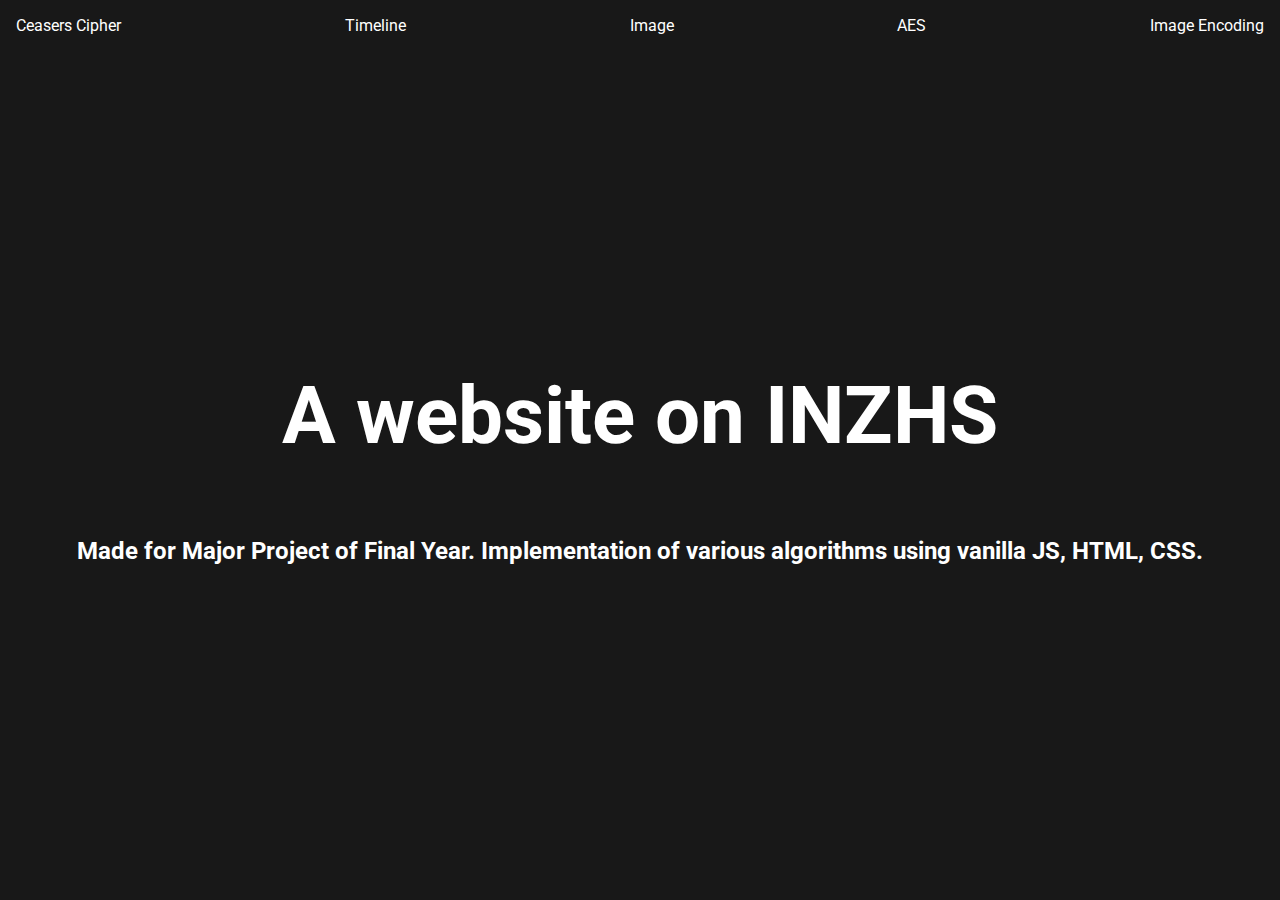
<file: index.html>
<!DOCTYPE html>
<html>

<head>
    <title>A website on Cryptography</title>
    <link rel="stylesheet" href="./CSS/index.css">
    <script src="./JS/script.js"></script>
</head>

<body onload="typeWriter()">
    <header>
        <nav style="font-size: 1rem;">
            <a href="./HTML/caeser.html">Ceasers Cipher</a>
            <a href="./HTML/timeline.html">Timeline</a>
            <a href="./HTML/ImageAES.html">Image</a>
            <a href="./HTML/AES.html">AES</a>
            <a href="./HTML/steno.html">Image Encoding</a>
        </nav>
    </header>
    <section class="hero">
        <h1 class="title" >
            A website on <span id="shown"></span><span id="hidden">Cryptography</span>
        </h1>
        
        <h2>Made for Major Project of Final Year. Implementation of various algorithms using vanilla JS, HTML, CSS.</h2>
    </section>
</body>

</html>
</file>
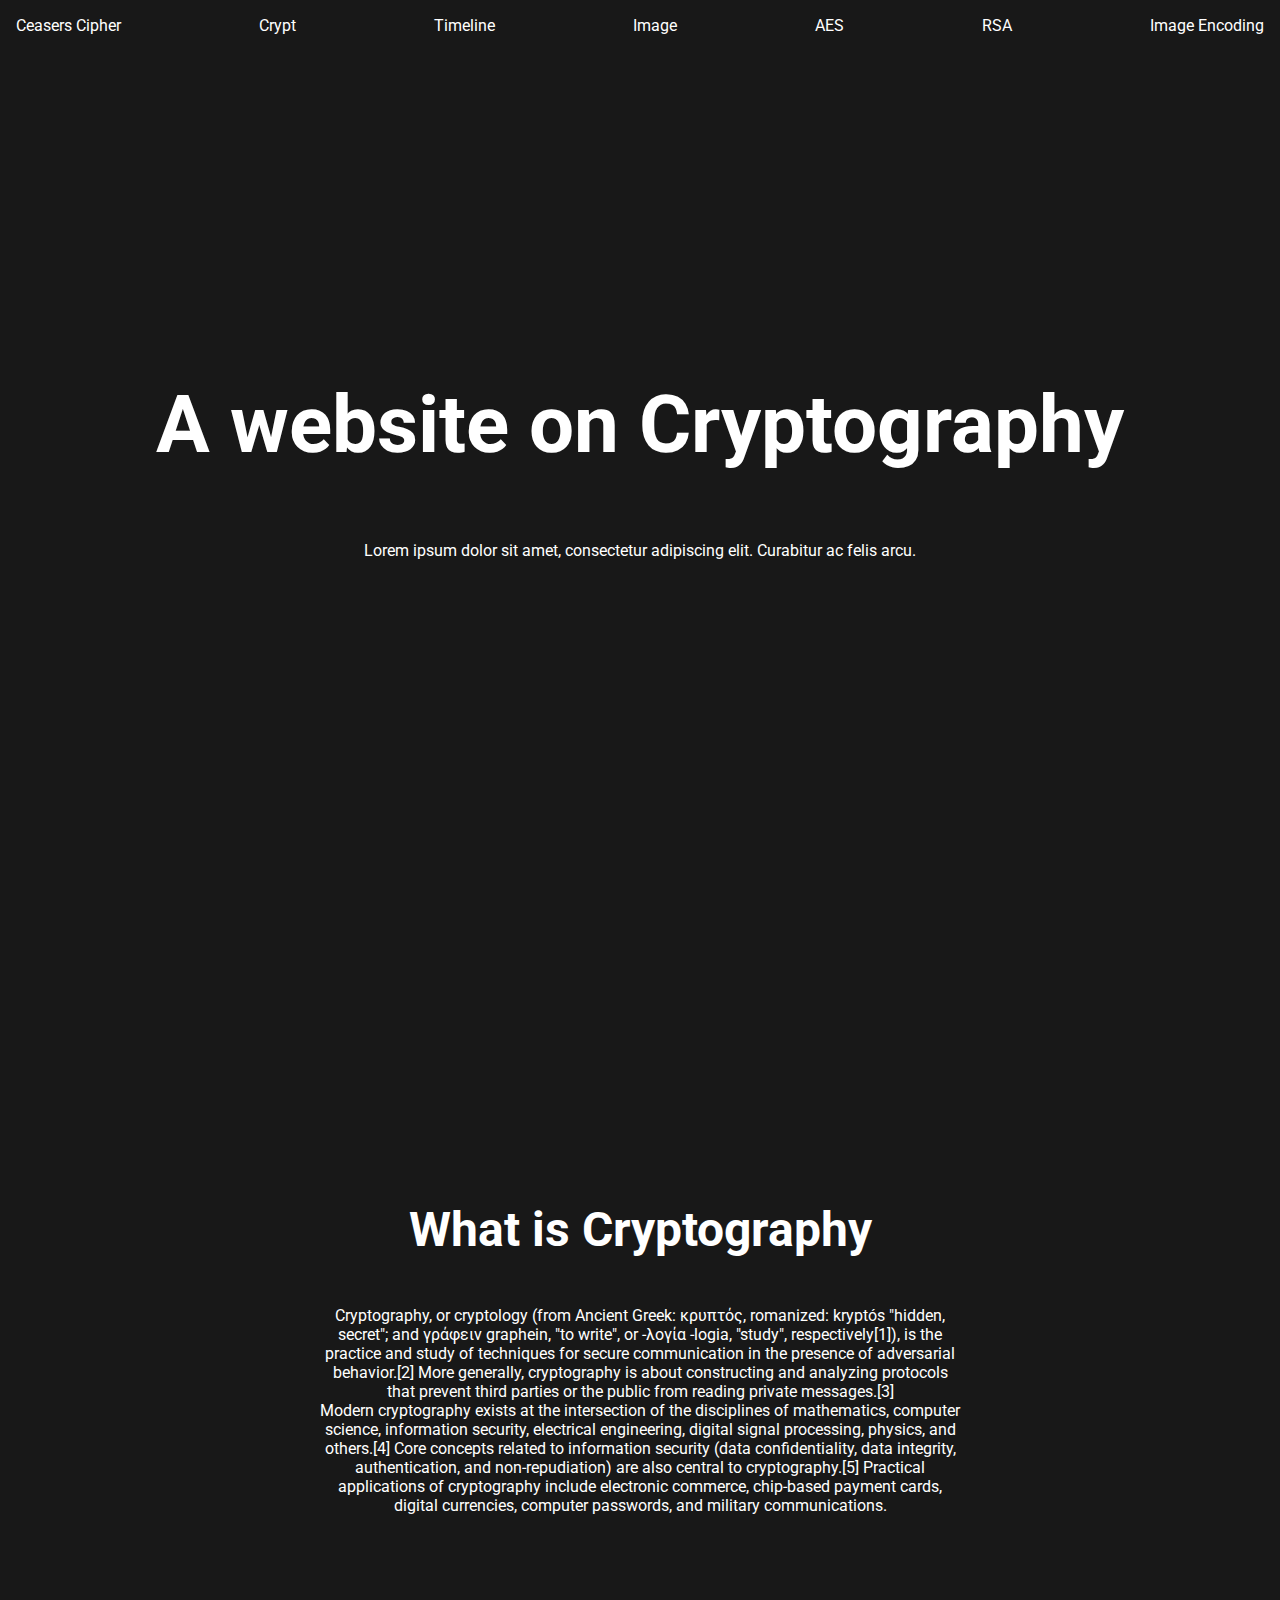
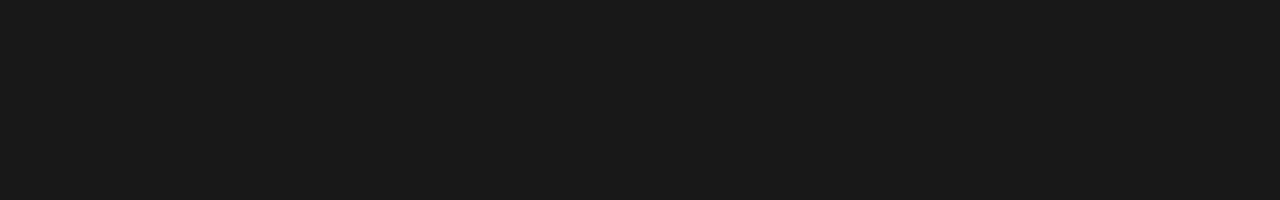
<file: HTML/index.html>
<!DOCTYPE html>

<head>
    <title>A website on Cryptography</title>
    <link rel="stylesheet" href="../CSS/index.css">
    <script src="../JS/script.js"></script>
</head>

<body>
    <header>
        <nav>
            <a href="./caeser.html">Ceasers Cipher</a>
            <div>
                <a href="index.html">Crypt</a>
            </div>
            <a href="./timeline.html">Timeline</a>
            <a href="./Image_ENC_DEC.html">Image</a>
            <a href="./AES.html">AES</a>
            <a href="./RSA.html">RSA</a>
            <a href="./Image.html">Image Encoding</a>
        </nav>
    </header>
    <section id="crypt" class="hero">
        <h1 id="hero" style="font-size: 5rem;">A website on <span id="a"></span><span id="b">Cryptography</span></h1>
        <p>Lorem ipsum dolor sit amet, consectetur adipiscing elit. Curabitur ac felis arcu.</p>
    </section>

    <section id="what-is-cryptography" class="hero">
        <h1 style="font-size: 3rem;">What is Cryptography</h1>
        <div style="padding-inline: 25%;">
            <p>Cryptography, or cryptology (from Ancient Greek: κρυπτός, romanized: kryptós "hidden, secret"; and
                γράφειν
                graphein, "to write", or -λογία -logia, "study", respectively[1]), is the practice and study of
                techniques
                for secure communication in the presence of adversarial behavior.[2] More generally, cryptography is
                about
                constructing and analyzing protocols that prevent third parties or the public from reading private
                messages.[3] 
                <br>
                Modern cryptography exists at the intersection of the disciplines of mathematics, computer
                science, information security, electrical engineering, digital signal processing, physics, and
                others.[4]
                Core concepts related to information security (data confidentiality, data integrity, authentication, and
                non-repudiation) are also central to cryptography.[5] Practical applications of cryptography include
                electronic commerce, chip-based payment cards, digital currencies, computer passwords, and military
                communications.</p>
        </div>
    </section>
    <body onload="javascript:typeWriter()">
</body>

</html>
</file>
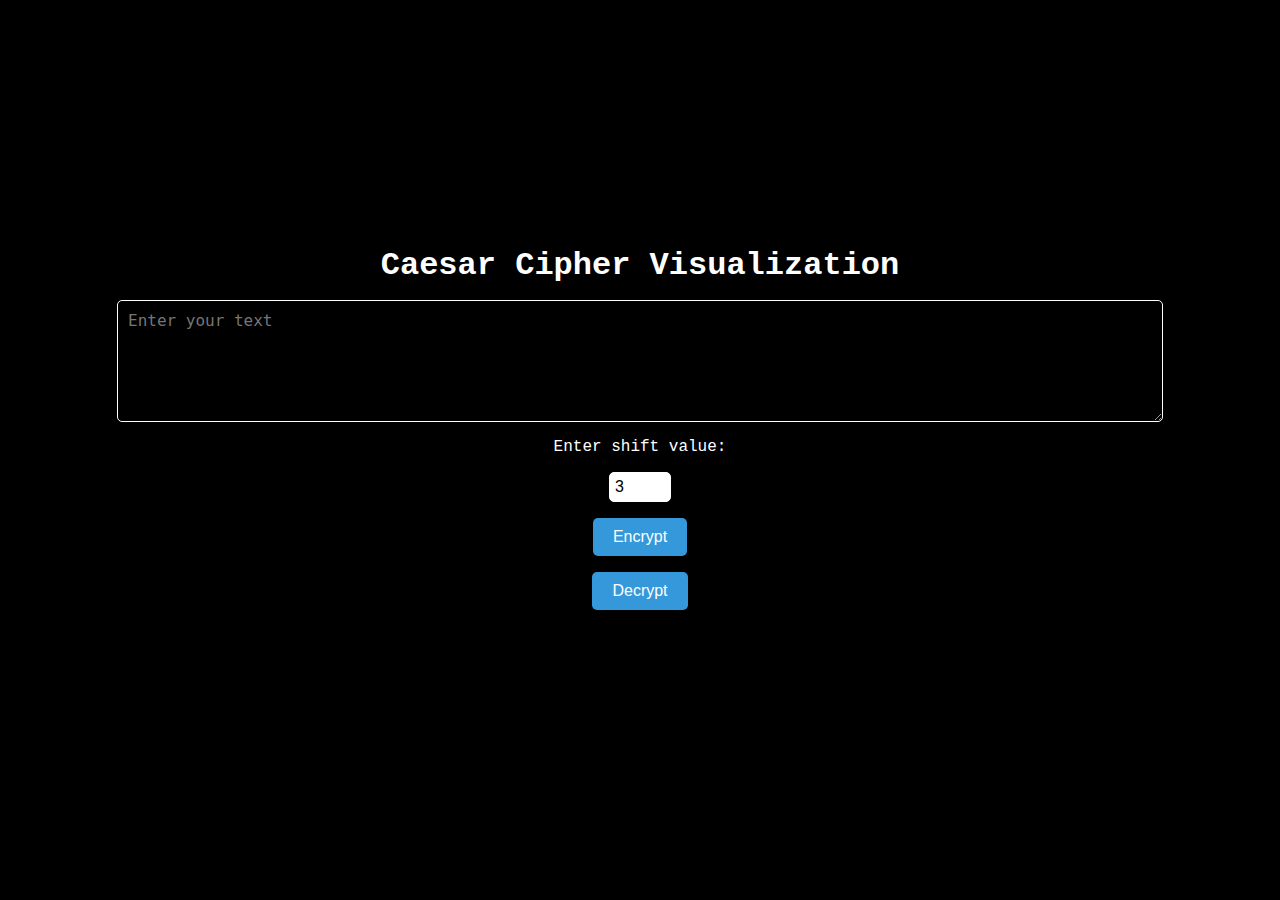
<file: caeser.html>
<!DOCTYPE html>
<html lang="en">

<head>
    <meta charset="UTF-8">
    <meta name="viewport" content="width=device-width, initial-scale=1.0">
    <title>Caesar Cipher Visualization</title>
    <link rel="stylesheet" href="caesar.css">
</head>

<body>
    <h1>Caesar Cipher Visualization</h1>

    <textarea id="inputText" placeholder="Enter your text"></textarea>

    <label for="shift">Enter shift value:</label>
    <input type="number" id="shift" min="1" value="3">

    <button onclick="animateCipher()">Encrypt</button>
    <button onclick="animateDecipher()">Decrypt</button>

    <p id="outputText"></p>

    <div class="visualization" id="visualization"></div>

    <script src="caesar.js"></script>
</body>

</html>
</file>
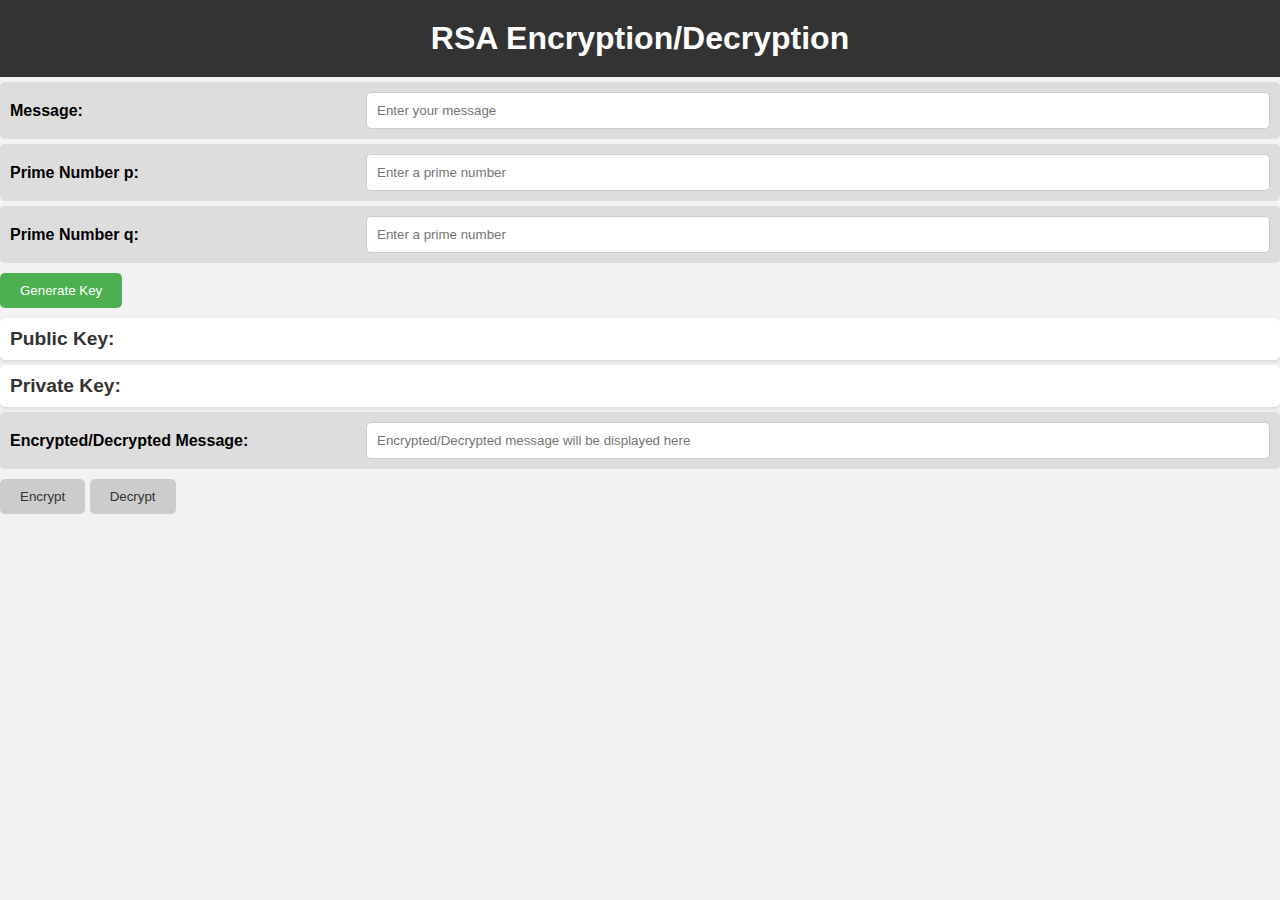
<file: RSA.html>
<!DOCTYPE html>
<html lang="en">

<head>
  <meta charset="UTF-8">
  <meta name="viewport" content="width=device-width, initial-scale=1.0">

  <title>RSA Encryption/Decryption</title>


  <style>
    body {
      font-family: Arial, sans-serif;
      background-color: #f2f2f2;
      margin: 0;
      padding: 0;
    }

    h1 {
      background-color: #333;
      color: #fff;
      margin: 0;
      padding: 20px;
      text-align: center;
    }

    .input-container {
      display: flex;
      align-items: center;
      justify-content: space-between;
      padding: 10px;
      background-color: #ddd;
      margin: 5px 0;
      border-radius: 5px;
    }

    .input-container label {
      flex-basis: 25%;
      font-size: 1rem;
      font-weight: bold;
    }

    .input-container input[type="text"],
    .input-container input[type="number"] {
      flex-basis: 70%;
      padding: 10px;
      border: 1px solid #ccc;
      border-radius: 5px;
    }

    #genpk {
      flex-basis: 70%;
      padding: 10px;
      border: 1px solid #ccc;
      border-radius: 5px;
    }

    #generate-key {
      background-color: #4CAF50;
      color: #fff;
      padding: 10px 20px;
      border: none;
      border-radius: 5px;
      cursor: pointer;
      margin: 5px 5px 5px 0;
    }

    .key-container {
      flex-basis: 70%;
      background-color: #fff;
      padding: 10px;
      border-radius: 5px;
      margin-top: 5px;
      box-shadow: 0 2px 4px rgba(0, 0, 0, 0.1);
    }

    .key-container h2 {
      margin: 0;
      font-size: 1.2rem;
      font-weight: bold;
      color: #333;
    }

    #encrypt,
    #decrypt {
      background-color: #000;
      color: #fff;
      padding: 10px 20px;
      border: none;
      border-radius: 5px;
      cursor: pointer;
      margin: 5px 0;
    }

    #encrypt,
    #decrypt {
      background-color: #ccc;
      color: #333;

    }
  </style>
</head>

<body>
  <h1>RSA Encryption/Decryption</h1>
  <div class="input-container">
    <label for="message">Message:</label>
    <input type="text" id="message" placeholder="Enter your message" />
  </div>
  <div class="input-container">
    <label for="p">Prime Number p:</label>
    <input type="number" id="p" placeholder="Enter a prime number" />
  </div>
  <div class="input-container">
    <label for="q">Prime Number q:</label>
    <input type="number" id="q" placeholder="Enter a prime number" />
  </div>
  <button id="generate-key" onclick="ppk()">Generate Key</button>
  <div id="public-key" class="key-container">
    <h2>Public Key:</h2>

  </div>
  <div id="private-key" class="key-container">
    <h2>Private Key:</h2>
  </div>


  <div class="input-container">
    <label for="answer-key">Encrypted/Decrypted Message:</label>
    <input type="text" id="answer-key" placeholder="Encrypted/Decrypted message will be displayed here" readonly />
  </div>
  <button id="encrypt" onclick="encryptMessage()">Encrypt</button>
  <button id="decrypt" onclick="decryptMessage()">Decrypt</button>


  <script>
    let n, e, d;

    function ppk() {
      function gcd(a, h) {
        let temp;
        while (1) {
          temp = a % h;
          if (temp == 0) return h;
          a = h;
          h = temp;
        }
      }

      let p = parseInt(document.getElementById("p").value);
      let q = parseInt(document.getElementById("q").value);
      let n = p * q;
      let e = 3; // Use a fixed value for simplicity, but in real applications, e should be chosen properly
      let phi = (p - 1) * (q - 1);
      while (e < phi) {
        if (gcd(e, phi) == 1) break;
        else e++;
      }
      let k = 2;
      let d = (1 + (k * phi)) / e;

      document.getElementById("public-key").innerHTML = `<h2>Public Key: (n= ${n}, e= ${e})</h2>`;
      document.getElementById("private-key").innerHTML = `<h2>Private Key: (${d})</h2>`;
    }

    function letterToNumber(letter) {
      return letter.charCodeAt(0) - 65 + 1;
    }

    function numberToLetter(number) {
      return String.fromCharCode(number + 65 - 1);
    }


    function encryptMessage() {
      let msg = document.getElementById("message").value.toUpperCase();
      let numMsg = "";
      let substring = msg.split('');
      for (let i = 0; i < substring.length; i++) {
        let num = letterToNumber(substring[i]);
        numMsg += num;
      }
      let encryptedNum = Math.pow(parseInt(numMsg), e) % n; // Encrypt
      document.getElementById("answer-key").value = encryptedNum;
    }

    function decryptMessage() {
      let encryptedNum = BigInt(document.getElementById("answer-key").value);
      let dec = modPow(encryptedNum, BigInt(d), BigInt(n)); // Perform modular exponentiation
      let decryptedMsg = "";
      while (dec > 0) {
        let num = dec % 100;
        if (num !== 0) { // Skip if the number is 0 (padding)
          decryptedMsg = numberToLetter(num) + decryptedMsg;
        }
        dec = Math.floor(dec / 100);
      }
      document.getElementById("answer-key").value = decryptedMsg; // Show decrypted message
    }

    function modPow(base, exponent, modulus) {
      if (modulus === 1n) return 0n;
      let result = 1n;
      base = base % modulus;
      while (exponent > 0n) {
        if (exponent % 2n === 1n) {
          result = (result * base) % modulus;
        }
        exponent = exponent >> 1n;
        base = (base * base) % modulus;
      }
      return result;
    }



  </script>

</body>

</html>
</file>
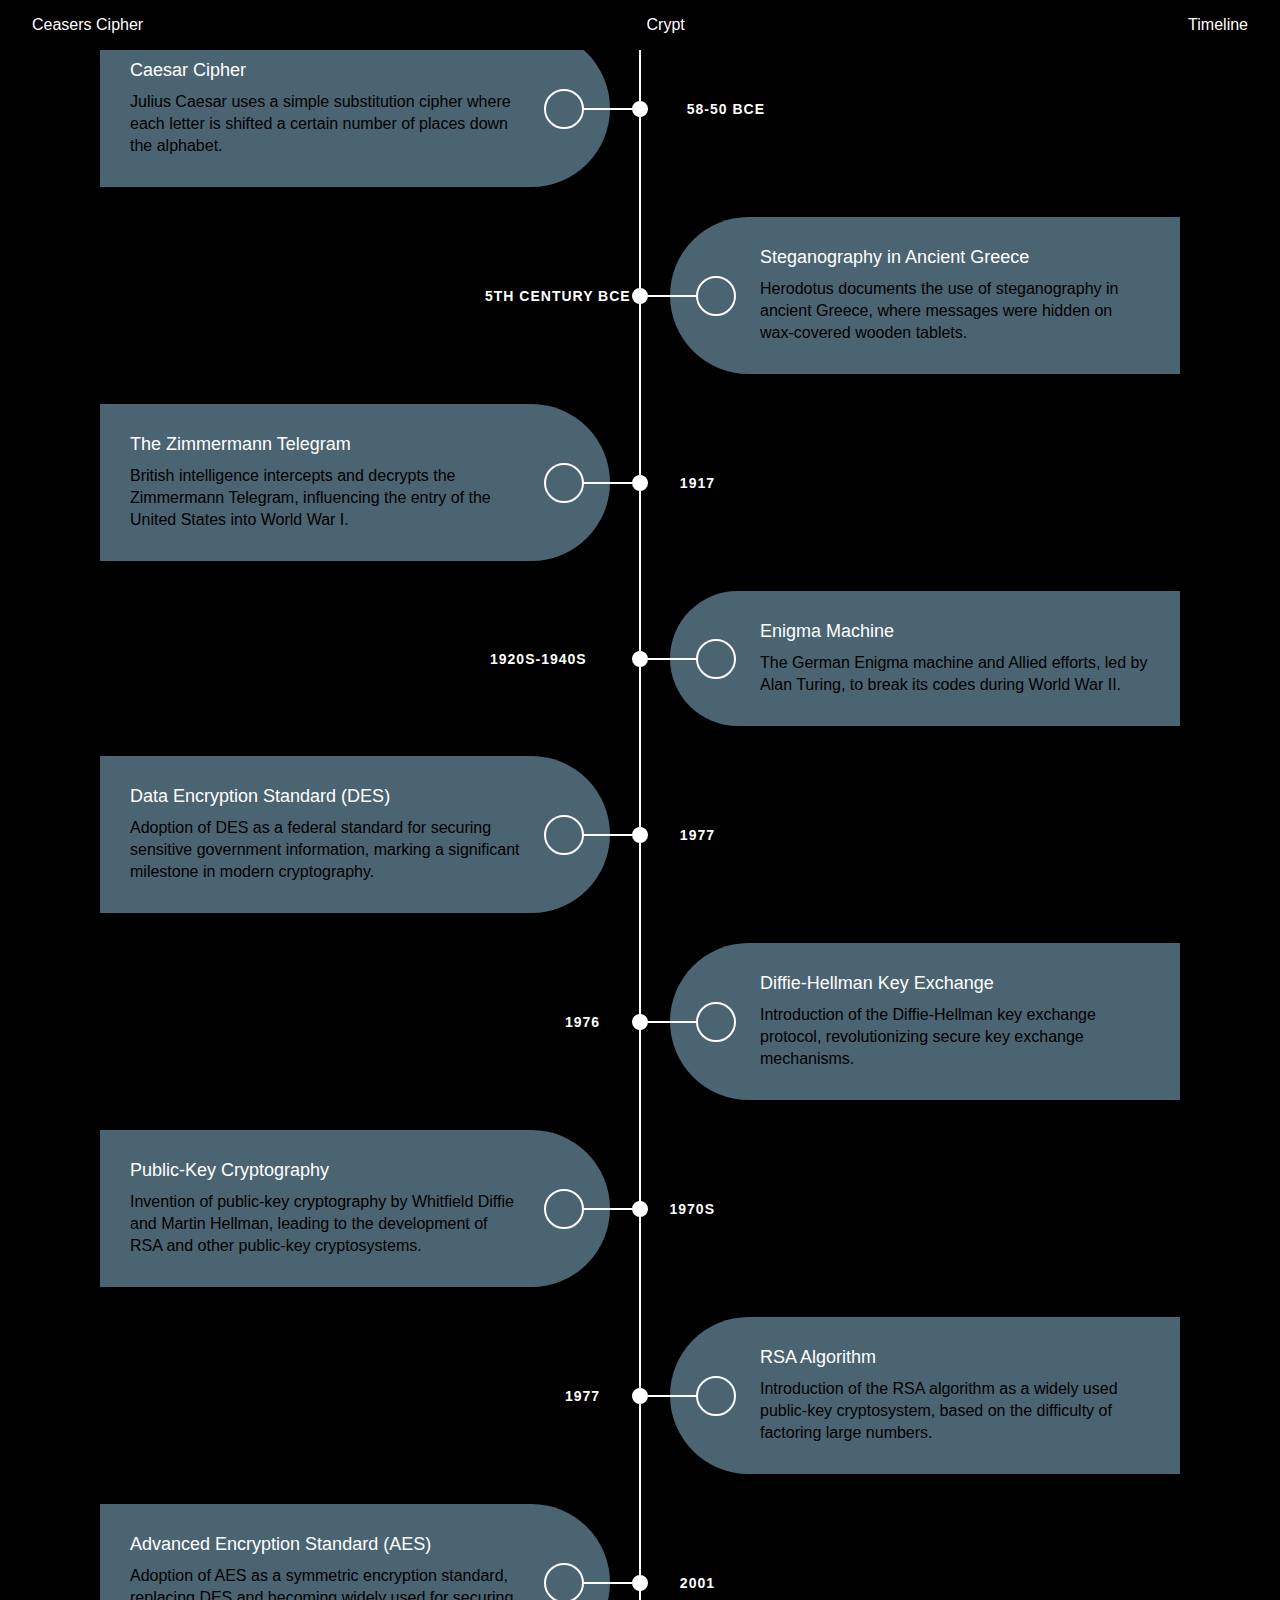
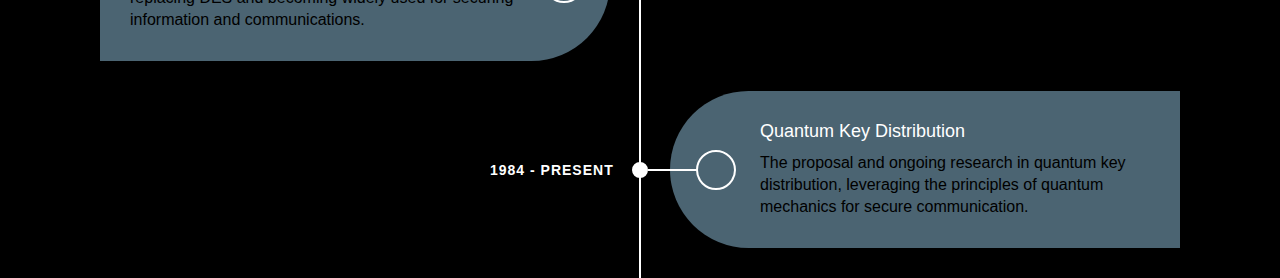
<file: timeline.html>
<!DOCTYPE html>
<html lang="en">

<head>
    <title>A website on Cryptography</title>
    <link rel="stylesheet" href="timeline.css">
    <script src="script.js"></script>
    <style>
        @import url('https://fonts.googleapis.com/css2?family=Jost:wght@200;300;400&display=swap');
    </style>
</head>

<body>
    <header>
        <nav>
            <a href="./caeser.html">Ceasers Cipher</a>
            <div>
                <a href="./index.html">Crypt</a>
            </div>
            <a href="./timeline.html">Timeline</a>
        </nav>
    </header>

    <div class="timeline">
        <div class="container left">
            <div class="date" style="right: -125px">58-50 BCE</div>
            <i class="icon fa fa-scroll"></i>
            <div class="content">
                <h2>Caesar Cipher</h2>
                <p>
                    Julius Caesar uses a simple substitution cipher where each letter is shifted a certain number of places down the alphabet.
                </p>
            </div>
        </div>
        <div class="container right">
            <div class="date" style="left: -155px">5th Century BCE</div>
            <i class="icon fa fa-eye"></i>
            <div class="content">
                <h2>Steganography in Ancient Greece</h2>
                <p>
                    Herodotus documents the use of steganography in ancient Greece, where messages were hidden on wax-covered wooden tablets.
                </p>
            </div>
        </div>
        <div class="container left">
            <div class="date">1917</div>
            <i class="icon fa fa-code"></i>
            <div class="content">
                <h2>The Zimmermann Telegram</h2>
                <p>
                    British intelligence intercepts and decrypts the Zimmermann Telegram, influencing the entry of the United States into World War I.
                </p>
            </div>
        </div>
        <div class="container right">
            <div class="date" style="left: -150px">1920s-1940s</div>
            <i class="icon fa fa-cogs"></i>
            <div class="content">
                <h2>Enigma Machine</h2>
                <p>
                    The German Enigma machine and Allied efforts, led by Alan Turing, to break its codes during World War II.
                </p>
            </div>
        </div>
        <div class="container left">
            <div class="date">1977</div>
            <i class="icon fa fa-lock"></i>
            <div class="content">
                <h2>Data Encryption Standard (DES)</h2>
                <p>
                    Adoption of DES as a federal standard for securing sensitive government information, marking a significant milestone in modern cryptography.
                </p>
            </div>
        </div>
        <div class="container right">
            <div class="date">1976</div>
            <i class="icon fa fa-exchange"></i>
            <div class="content">
                <h2>Diffie-Hellman Key Exchange</h2>
                <p>
                    Introduction of the Diffie-Hellman key exchange protocol, revolutionizing secure key exchange mechanisms.
                </p>
            </div>
        </div>
        <div class="container left">
            <div class="date">1970s</div>
            <i class="icon fa fa-key"></i>
            <div class="content">
                <h2>Public-Key Cryptography</h2>
                <p>
                    Invention of public-key cryptography by Whitfield Diffie and Martin Hellman, leading to the development of RSA and other public-key cryptosystems.
                </p>
            </div>
        </div>
        <div class="container right">
            <div class="date">1977</div>
            <i class="icon fa fa-lock-open"></i>
            <div class="content">
                <h2>RSA Algorithm</h2>
                <p>
                    Introduction of the RSA algorithm as a widely used public-key cryptosystem, based on the difficulty of factoring large numbers.
                </p>
            </div>
        </div>
        <div class="container left">
            <div class="date">2001</div>
            <i class="icon fa fa-shield"></i>
            <div class="content">
                <h2>Advanced Encryption Standard (AES)</h2>
                <p>
                    Adoption of AES as a symmetric encryption standard, replacing DES and becoming widely used for securing information and communications.
                </p>
            </div>
        </div>
        <div class="container right">
            <div class="date" style="left: -150px">1984 - Present</div>
            <i class="icon fa fa-atom"></i>
            <div class="content">
                <h2>Quantum Key Distribution</h2>
                <p>
                    The proposal and ongoing research in quantum key distribution, leveraging the principles of quantum mechanics for secure communication.
                </p>
            </div>
        </div>
    </div>
</body>

</html>
</file>
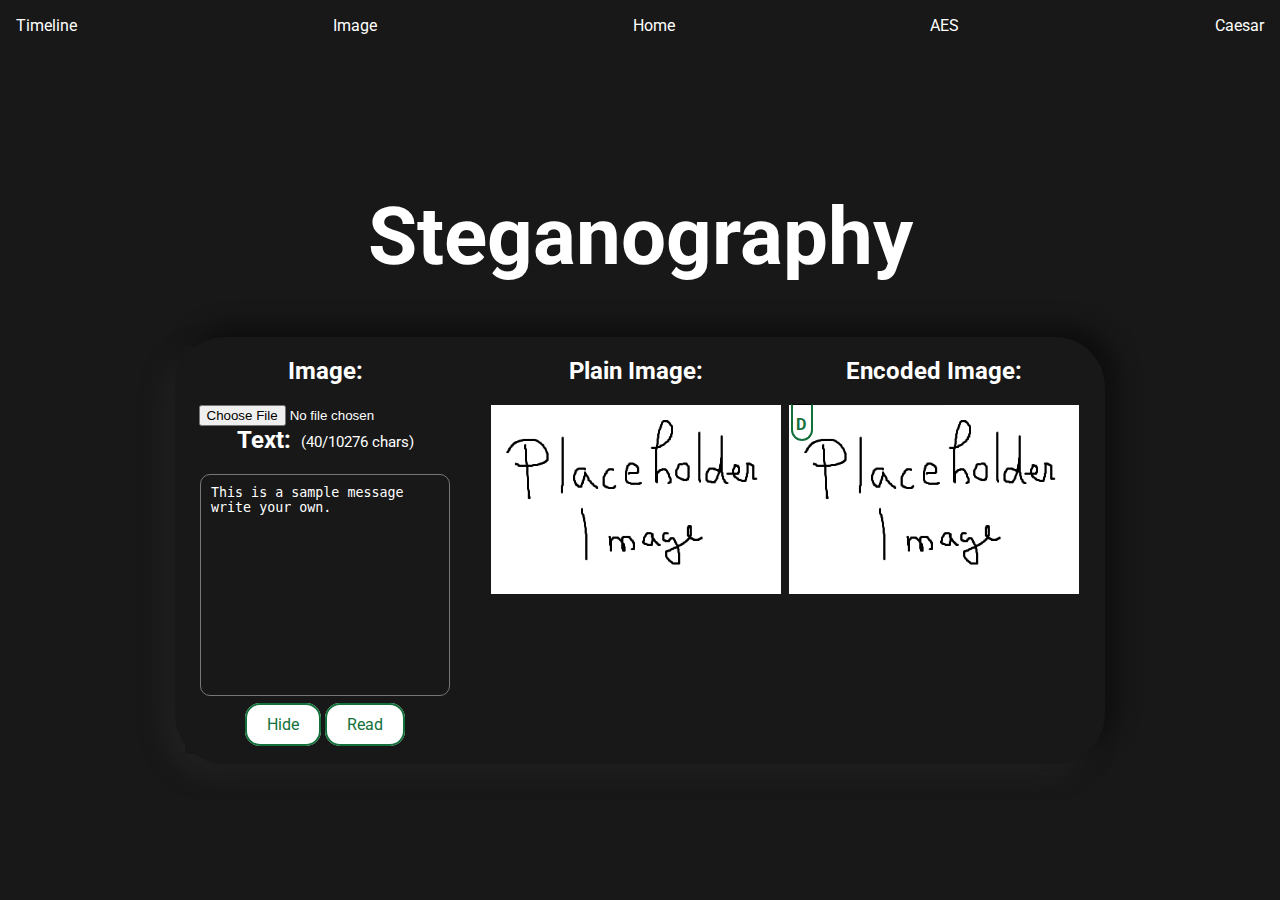
<file: HTML/steno.html>
<!DOCTYPE html>
<html lang="en">

<head>
	<title>Steganography</title>
	<link rel="stylesheet" href="../CSS/steno.css">
</head>

<body>
	<header>
		<nav style="font-size: 1rem;">
			<a href="timeline.html">Timeline</a>
			<a href="ImageAES.html">Image</a>
			<a href="../index.html">Home</a>
			<a href="AES.html">AES</a>
			<a href="caeser.html">Caesar</a>
		</nav>
	</header>
	<section class="hero">
		<h1>Steganography </h1>
		<div class="stuff">
			<div id="left">
				<h2>Image:</h2>
				<input id="file" type="file" /><br />
				<h2>Text:<span id="capacity"></span></h2>
				<textarea id="text">This is a sample message write your own.</textarea>
				<div class="btns">
					<span id="hide" class="btn">Hide</span>
					<span id="read" class="btn">Read</span>
				</div>
			</div>
			<div id="right">
				<div id="original" class="half">
					<h2>Plain Image:</h2>
					<img id="img" src="image.png" />
				</div>
				<div id="stego" class="half">
					<h2>Encoded Image:</h2>
					<img id="cover" src="" />
					<a id="download" class="btn small" download="cover.png" rel="nofollow"><strong>D</strong></a>
				</div>
				<div id="messageArea" class="invisible">
					<h2>Message:</h2>
					<div id="message"></div>
				</div>
			</div>
		</div>
		<div class="clear"></div>
	</section>
	<script type="text/javascript" src="../JS/steganography.min.js"></script>
	<script type="text/javascript" src="../JS/steno.js"></script>
</body>

</html>
</file>
<file: CSS/index.css>
@import url('https://fonts.googleapis.com/css2?family=Roboto:wght@100;300;400;500;700;900&display=swap');
.spacer{
    height: 10%;
}
body {
    margin: 0;
    padding: 0;
    font-family: "Roboto", sans-serif;
    background-color: #181818;
    color: #fff;
    display: flex;
    flex-direction: column;
    align-items: center;
    text-align: center;
}
h1{
    font-size: 5rem;
}
header {
    position: fixed;
    width: 100%;
    background-color: #181818;
    z-index: 1000;
    padding: 1rem 0;
}

nav {
    display: flex;
    justify-content: space-between;
    align-items: center;
}

nav a {
    text-decoration: none;
    color: #fff;
    margin: 0 1rem;
    cursor: pointer;
}

.hero {
    height: 100vh;
    display: flex;
    flex-direction: column;
    justify-content: center;
}

.title span#hidden {
    display: none;

}

.title:hover span#hidden {
    display: inline;
    
    opacity: 100;
}
.title:hover span#shown {
   
    display: none
}
</file>
<file: caesar.css>
body {
    margin: 0;
    padding: 0;
    font-family: 'Courier New', monospace;
    background-color: #000;
    color: #fff;
    display: flex;
    flex-direction: column;
    align-items: center;
    justify-content: center;
    height: 100vh;
}

h1 {
    font-size: 2rem;
    margin-bottom: 1rem;
}

textarea {
    width: 80%;
    height: 100px;
    padding: 10px;
    margin-bottom: 1rem;
    font-size: 1rem;
    color: #fff;
    background-color: #000;
    border: 1px solid #fff;
    border-radius: 5px;
}

label,
input {
    color: #fff;
    margin-bottom: 1rem;
}

input {
    width: 50px;
    padding: 5px;
    font-size: 1rem;
    color: #000; /* Adjust font color for input background */
    background-color: #fff;
    border: 1px solid #fff;
    border-radius: 5px;
}

button {
    background-color: #3498db;
    color: #fff;
    padding: 10px 20px;
    font-size: 1rem;
    cursor: pointer;
    border: none;
    border-radius: 5px;
    margin-bottom: 1rem;
}

p {
    margin-top: 1rem;
    font-size: 1rem;
}

.visualization {
    display: flex;
    align-items: center;
    justify-content: center;
    font-size: 1.5rem;
    margin-top: 1rem;
    overflow: hidden;
}

.animated-text {
    display: inline-block;
    opacity: 0;
    /* Use the slower fadeIn animation for the first step */
    animation: fadeInSlow 0.8s forwards;
}

@keyframes fadeIn {
    to {
        opacity: 1;
    }
}

/* New keyframes for slower fade in */
@keyframes fadeInSlow {
    to {
        opacity: 1;
    }
}
</file>
<file: timeline.css>
*,
*::before,
*::after {
  box-sizing: border-box;
}
header {
    position: fixed;
    width: 100%;
    background-color: #000;
    z-index: 1000;
}

nav {
    display: flex;
    justify-content: space-between;
    padding: 1rem;
    align-items: center;
}

nav a {
    text-decoration: none;
    color: #fff;
    margin: 0 1rem;
    cursor: pointer;
}
body {
  margin: 0;
  font-family:  'Gotham', sans-serif;
  background: #000000;
}

.timeline {
  position: relative;
  width: 100%;
  max-width: 1140px;
  margin: 0 auto;
  padding: 15px 0;
}

.timeline::after {
  content: '';
  position: absolute;
  width: 2px;
  background: #ffffff;
  top: 0;
  bottom: 0;
  left: 50%;
  margin-left: -1px;
}

.container {
  padding: 15px 30px;
  position: relative;
  background: inherit;
  width: 50%;
}

.container.left {
  left: 0;
}

.container.right {
  left: 50%;
}

.container::after {
  content: '';
  position: absolute;
  width: 16px;
  height: 16px;
  top: calc(50% - 8px);
  right: -8px;
  background: #ffffff;
  border: 2px solid #ffffff;
  border-radius: 16px;
  z-index: 1;
}

.container.right::after {
  left: -8px;
}

.container::before {
  content: '';
  position: absolute;
  width: 50px;
  height: 2px;
  top: calc(50% - 1px);
  right: 8px;
  background: #ffffff;
  z-index: 1;
}

.container.right::before {
  left: 8px;
}

.container .date {
  position: absolute;
  display: inline-block;
  top: calc(50% - 8px);
  text-align: center;
  font-size: 14px;
  font-weight: bold;
  color: #ffffff;
  text-transform: uppercase;
  letter-spacing: 1px;
  z-index: 1;
}

.container.left .date {
  right: -75px;
}

.container.right .date {
  left: -75px;
}

.container .icon {
  position: absolute;
  display: inline-block;
  width: 40px;
  height: 40px;
  padding: 9px 0;
  top: calc(50% - 20px);
  background: #4b6472;
  border: 2px solid #ffffff;
  border-radius: 40px;
  text-align: center;
  font-size: 18px;
  color: #ffffff;
  z-index: 1;
}

.container.left .icon {
  right: 56px;
}

.container.right .icon {
  left: 56px;
}

.container .content {
  padding: 30px 90px 30px 30px;
  background: #4b6472;
  position: relative;
  border-radius: 0 500px 500px 0;
}

.container.right .content {
  padding: 30px 30px 30px 90px;
  border-radius: 500px 0 0 500px;
}

.container .content h2 {
  margin: 0 0 10px 0;
  font-size: 18px;
  font-weight: normal;
  color: #ffffff;
}

.container .content p {
  margin: 0;
  font-size: 16px;
  line-height: 22px;
  color: #000000;
}

@media (max-width: 767.98px) {
  .timeline::after {
    left: 90px;
  }

  .container {
    width: 100%;
    padding-left: 120px;
    padding-right: 30px;
  }

  .container.right {
    left: 0%;
  }

  .container.left::after, 
  .container.right::after {
    left: 82px;
  }

  .container.left::before,
  .container.right::before {
    left: 100px;
    border-color: transparent #ffffff transparent transparent;
  }

  .container.left .date,
  .container.right .date {
    right: auto;
    left: 15px;
  }

  .container.left .icon,
  .container.right .icon {
    right: auto;
    left: 146px;
  }

  .container.left .content,
  .container.right .content {
    padding: 30px 30px 30px 90px;
    border-radius: 500px 0 0 500px;
  }
}
</file>
<file: CSS/steno.css>
@import './index.css';
.stuff{
    padding: 10px;
    border-radius: 50px;
    box-shadow: 11px -11px 22px #0e0e0e,
    -11px 11px 22px #222222;}
#right {
    position: relative;
    float: left;
    margin: 10px;
    width: 600px;
    vertical-align: top;
}

#left {
    position: relative;
    float: left;
    width: 260px;
    padding: 10px;
    margin-right: 10px;
    
    background: #181818;
}

.half {
    position: relative;
    display: inline-block;
    width: 49%;
}

#original {
    vertical-align: top;
}

#messageArea {
    width: 100%;
}

#img,
#cover {
    width: 290px;
}

.btns {
    margin-top: 15px;
    margin-bottom: 10px;
    padding: 0 40px;
}

.btn {
    padding: 10px 20px 10px 20px;
    -moz-border-radius: 15px;
    -o-border-radius: 15px;
    -webkit-border-radius: 15px;
    border-radius: 15px;
    border: 2px solid #13703A;
    cursor: pointer;
    color: #13703A;
    background-color: white;
    width: 50px;
    text-align: center;
}

.btn:hover {
    color: white;
    background-color: #181818;
    ;
}

#download {
    position: absolute;
    top: 47px;
    left: 4px;
    padding: 10px 5px 5px 3px;
    width: 10px;
    border-top: 1px solid black;
    -moz-border-radius: 0 0 15px 15px;
    -o-border-radius: 0 0 15px 15px;
    -webkit-border-radius: 0 0 15px 15px;
    border-radius: 0 0 15px 15px;
    text-decoration: none;
}

#download:hover {
    width: 70px;
}

#download:hover:after {
    content: "ownload";
}

#description {
    line-height: 25px;
    padding-bottom: 5px;
    border-bottom: 1px solid lightgrey;
}

#capacity {
    font-weight: normal;
    font-size: 15px;
    margin-left: 10px;
    vertical-align: middle;
}

.note {
    font-size: 9px;
    text-align: center;
    color: black;
}

.invisible {
    visibility: hidden;
}

.clear {
    clear: both;
}

.footer {
    margin-top: 25px;
    width: 100%;
    text-align: right;
}

textarea {
    width: 228px;
    padding: 10px;
    height: 200px;
    resize: none;
    background-color: #181818;
    color: #fff;
    border-radius: 10px;
}

h2 {
    margin-top: 0;
}
</file>
